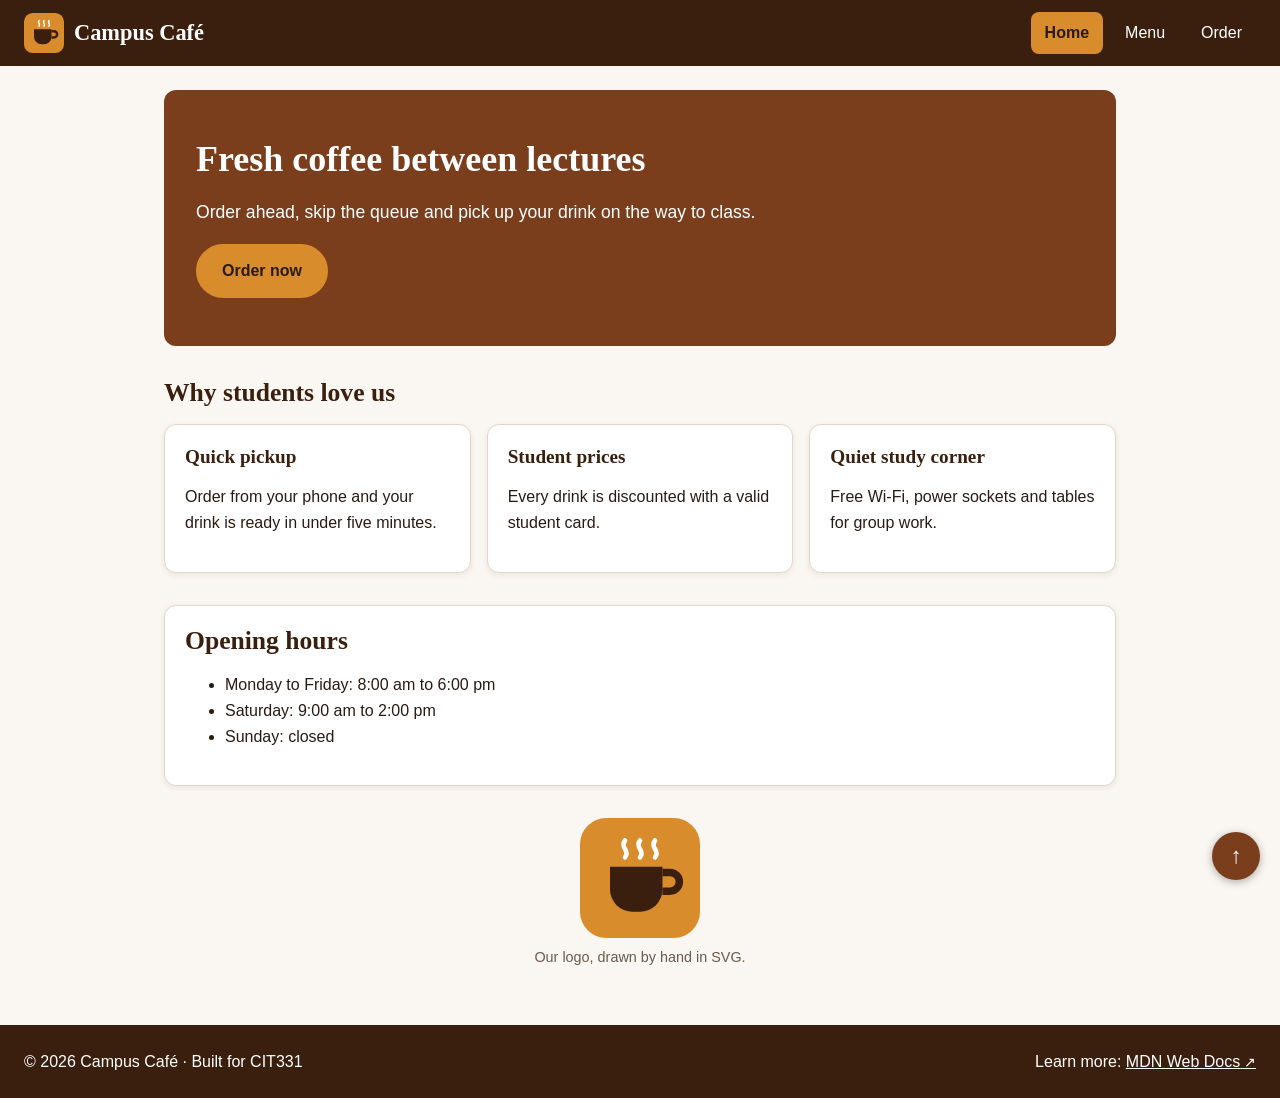
<file: index.html>
<!DOCTYPE html>
<html lang="en">
<head>
  <meta charset="UTF-8">
  <meta name="viewport" content="width=device-width, initial-scale=1.0">
  <meta name="description" content="Campus Café: fresh coffee, snacks and a quiet study space.">
  <title>Campus Café | Home</title>
  <link rel="stylesheet" href="css/styles.css">
</head>
<body id="top">
  <a class="skip-link" href="#main">Skip to main content</a>
 
  <header class="site-header">
    <a class="brand" href="index.html">
      <img src="images/logo.svg" alt="" width="40" height="40">
      <span>Campus Café</span>
    </a>
    <nav aria-label="Main">
      <ul class="nav-list">
        <li><a href="index.html" class="active" aria-current="page">Home</a></li>
        <li><a href="menu.html">Menu</a></li>
        <li><a href="order.html">Order</a></li>
      </ul>
    </nav>
  </header>
 
  <main id="main">
    <section class="hero">
      <h1>Fresh coffee between lectures</h1>
      <p>Order ahead, skip the queue and pick up your drink on the way to class.</p>
      <a class="btn" href="order.html">Order now</a>
    </section>
 
    <section class="highlights">
      <h2>Why students love us</h2>
      <div class="card-row">
        <article class="card">
          <h3>Quick pickup</h3>
          <p>Order from your phone and your drink is ready in under five minutes.</p>
        </article>
        <article class="card">
          <h3>Student prices</h3>
          <p>Every drink is discounted with a valid student card.</p>
        </article>
        <article class="card">
          <h3>Quiet study corner</h3>
          <p>Free Wi-Fi, power sockets and tables for group work.</p>
        </article>
      </div>
    </section>
 
    <aside class="card notice">
      <h2>Opening hours</h2>
      <ul>
        <li>Monday to Friday: <time datetime="08:00">8:00 am</time> to <time datetime="18:00">6:00 pm</time></li>
        <li>Saturday: <time datetime="09:00">9:00 am</time> to <time datetime="14:00">2:00 pm</time></li>
        <li>Sunday: closed</li>
      </ul>
    </aside>
 
    <figure class="logo-figure">
      <img src="images/logo.svg" alt="Campus Café logo: a coffee cup with steam" width="120" height="120">
      <figcaption>Our logo, drawn by hand in SVG.</figcaption>
    </figure>
  </main>
 
  <footer class="site-footer">
    <p>&copy; 2026 Campus Café &middot; Built for CIT331</p>
    <p>Learn more: <a href="https://developer.mozilla.org/" target="_blank" rel="noopener noreferrer">MDN Web Docs</a></p>
  </footer>
 
  <a class="back-to-top" href="#top" aria-label="Back to top">&uarr;</a>
</body>
</html>
</file>
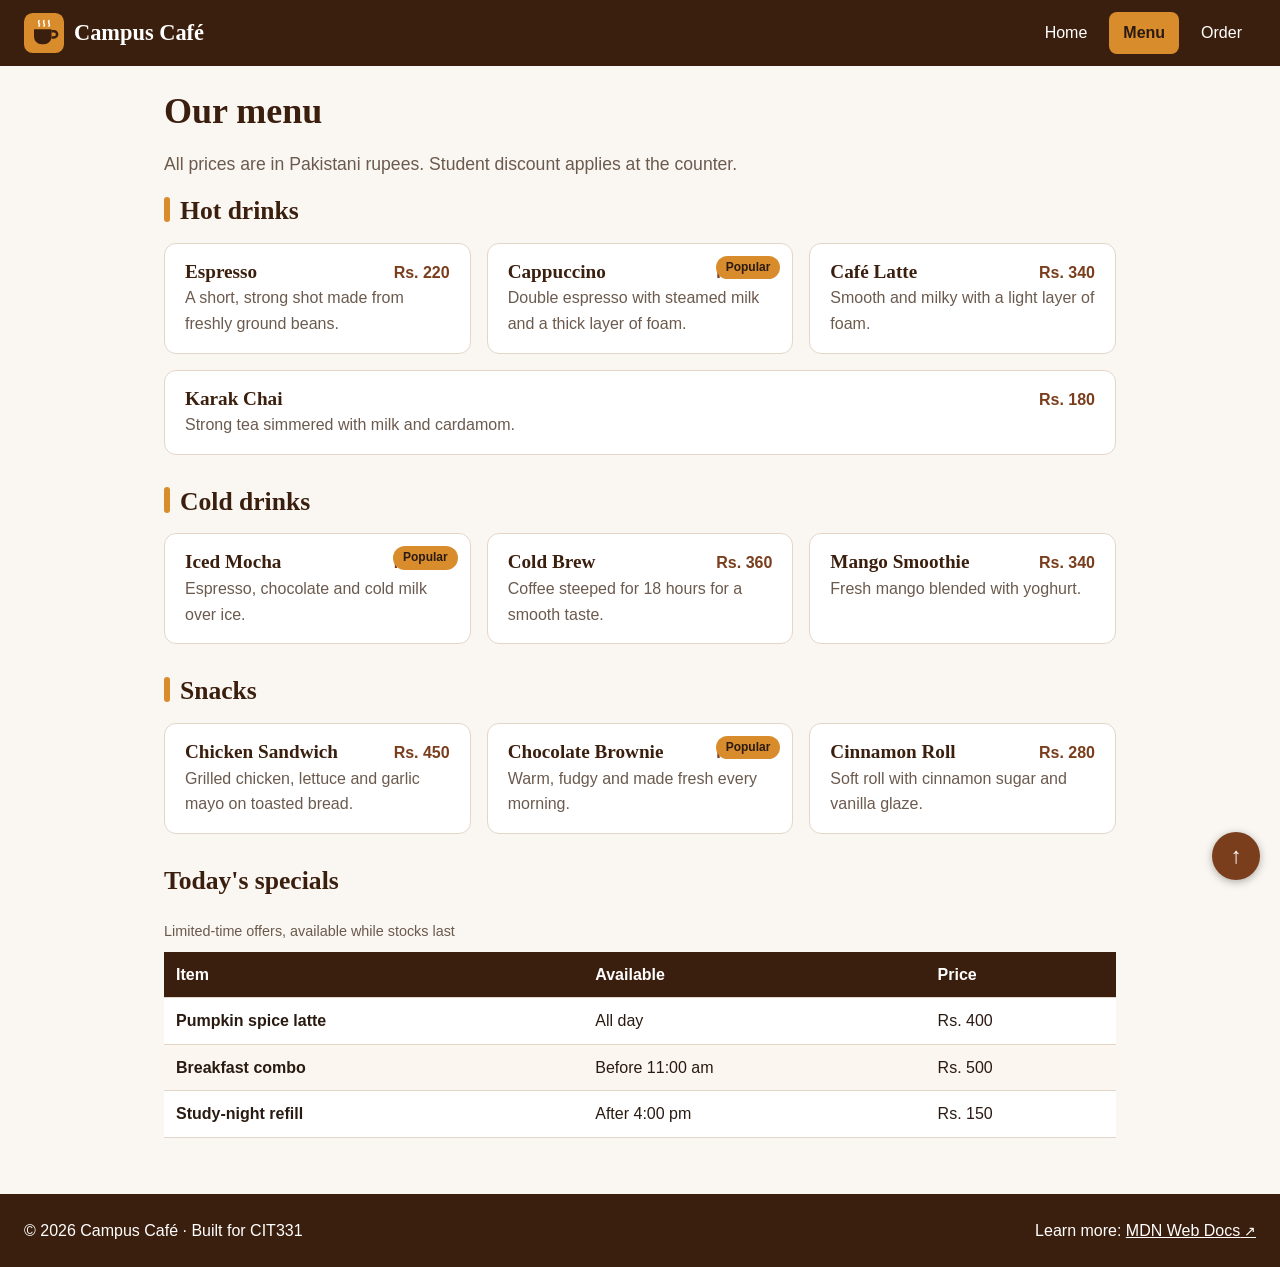
<file: menu.html>
<!DOCTYPE html>
<html lang="en">
<head>
  <meta charset="UTF-8">
  <meta name="viewport" content="width=device-width, initial-scale=1.0">
  <meta name="description" content="The Campus Café menu: hot drinks, cold drinks and snacks.">
  <title>Campus Café | Menu</title>
  <link rel="stylesheet" href="css/styles.css">
</head>
<body id="top">
  <a class="skip-link" href="#main">Skip to main content</a>

  <header class="site-header">
    <a class="brand" href="index.html">
      <img src="images/logo.svg" alt="" width="40" height="40">
      <span>Campus Café</span>
    </a>
    <nav aria-label="Main">
      <ul class="nav-list">
        <li><a href="index.html">Home</a></li>
        <li><a href="menu.html" class="active" aria-current="page">Menu</a></li>
        <li><a href="order.html">Order</a></li>
      </ul>
    </nav>
  </header>

  <main id="main">
    <h1>Our menu</h1>
    <p>All prices are in Pakistani rupees. Student discount applies at the counter.</p>

    <section class="menu-group">
      <h2>Hot drinks</h2>
      <div class="menu-list">
        <article class="menu-item">
          <div class="item-head">
            <h3>Espresso</h3>
            <span class="price">Rs. 220</span>
          </div>
          <p>A short, strong shot made from freshly ground beans.</p>
        </article>
        <article class="menu-item">
          <span class="badge">Popular</span>
          <div class="item-head">
            <h3>Cappuccino</h3>
            <span class="price">Rs. 320</span>
          </div>
          <p>Double espresso with steamed milk and a thick layer of foam.</p>
        </article>
        <article class="menu-item">
          <div class="item-head">
            <h3>Caf&eacute; Latte</h3>
            <span class="price">Rs. 340</span>
          </div>
          <p>Smooth and milky with a light layer of foam.</p>
        </article>
        <article class="menu-item">
          <div class="item-head">
            <h3>Karak Chai</h3>
            <span class="price">Rs. 180</span>
          </div>
          <p>Strong tea simmered with milk and cardamom.</p>
        </article>
      </div>
    </section>

    <section class="menu-group">
      <h2>Cold drinks</h2>
      <div class="menu-list">
        <article class="menu-item">
          <span class="badge">Popular</span>
          <div class="item-head">
            <h3>Iced Mocha</h3>
            <span class="price">Rs. 380</span>
          </div>
          <p>Espresso, chocolate and cold milk over ice.</p>
        </article>
        <article class="menu-item">
          <div class="item-head">
            <h3>Cold Brew</h3>
            <span class="price">Rs. 360</span>
          </div>
          <p>Coffee steeped for 18 hours for a smooth taste.</p>
        </article>
        <article class="menu-item">
          <div class="item-head">
            <h3>Mango Smoothie</h3>
            <span class="price">Rs. 340</span>
          </div>
          <p>Fresh mango blended with yoghurt.</p>
        </article>
      </div>
    </section>

    <section class="menu-group">
      <h2>Snacks</h2>
      <div class="menu-list">
        <article class="menu-item">
          <div class="item-head">
            <h3>Chicken Sandwich</h3>
            <span class="price">Rs. 450</span>
          </div>
          <p>Grilled chicken, lettuce and garlic mayo on toasted bread.</p>
        </article>
        <article class="menu-item">
          <span class="badge">Popular</span>
          <div class="item-head">
            <h3>Chocolate Brownie</h3>
            <span class="price">Rs. 250</span>
          </div>
          <p>Warm, fudgy and made fresh every morning.</p>
        </article>
        <article class="menu-item">
          <div class="item-head">
            <h3>Cinnamon Roll</h3>
            <span class="price">Rs. 280</span>
          </div>
          <p>Soft roll with cinnamon sugar and vanilla glaze.</p>
        </article>
      </div>
    </section>

    <section class="specials">
      <h2>Today's specials</h2>
      <div class="table-wrap">
        <table>
          <caption>Limited-time offers, available while stocks last</caption>
          <thead>
            <tr>
              <th scope="col">Item</th>
              <th scope="col">Available</th>
              <th scope="col">Price</th>
            </tr>
          </thead>
          <tbody>
            <tr><th scope="row">Pumpkin spice latte</th><td>All day</td><td>Rs. 400</td></tr>
            <tr><th scope="row">Breakfast combo</th><td>Before 11:00 am</td><td>Rs. 500</td></tr>
            <tr><th scope="row">Study-night refill</th><td>After 4:00 pm</td><td>Rs. 150</td></tr>
          </tbody>
        </table>
      </div>
    </section>
  </main>

  <footer class="site-footer">
    <p>&copy; 2026 Campus Caf&eacute; &middot; Built for CIT331</p>
    <p>Learn more: <a href="https://developer.mozilla.org/" target="_blank" rel="noopener noreferrer">MDN Web Docs</a></p>
  </footer>

  <a class="back-to-top" href="#top" aria-label="Back to top">&uarr;</a>
</body>
</html>
</file>
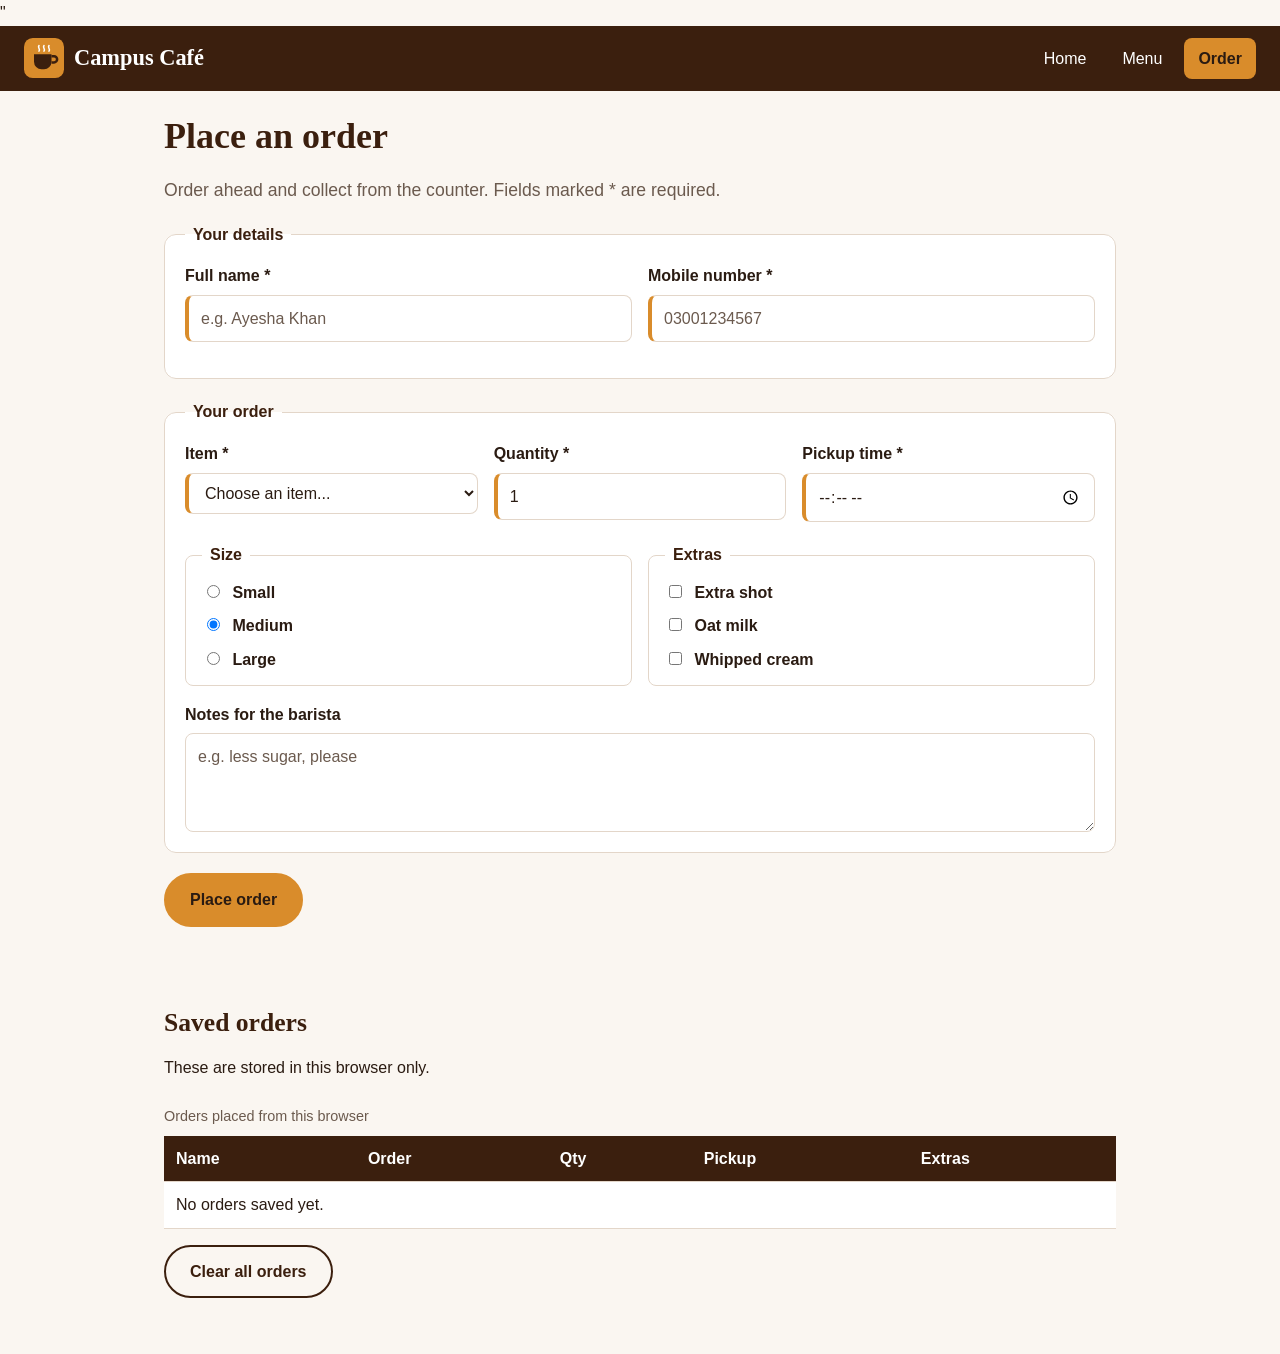
<file: order.html>
<!DOCTYPE html>
<html lang="en">
<head>
  <meta charset="UTF-8">
  <meta name="viewport" content="width=device-width, initial-scale=1.0">
  <meta name="description" content="Order ahead from Campus Café and collect at the counter.">
  <title>Campus Café | Order</title>
  <link rel="stylesheet" href="css/styles.css">
  <script src="js/order.js" defer></script>"
</head>
<body id="top">
  <a class="skip-link" href="#main">Skip to main content</a>
 
  <header class="site-header">
    <a class="brand" href="index.html">
      <img src="images/logo.svg" alt="" width="40" height="40">
      <span>Campus Café</span>
    </a>
    <nav aria-label="Main">
      <ul class="nav-list">
        <li><a href="index.html">Home</a></li>
        <li><a href="menu.html">Menu</a></li>
        <li><a href="order.html" class="active" aria-current="page">Order</a></li>
      </ul>
    </nav>
  </header>
 
  <main id="main">
    <h1>Place an order</h1>
    <p>Order ahead and collect from the counter. Fields marked * are required.</p>
 
    <form id="order-form" action="#" method="post">
      <fieldset>
        <legend>Your details</legend>
        <div class="form-row">
          <div class="field">
            <label for="name">Full name *</label>
            <input type="text" id="name" name="name" required minlength="3"
                   maxlength="50" placeholder="e.g. Ayesha Khan" autocomplete="name">
          </div>
          <div class="field">
            <label for="phone">Mobile number *</label>
            <input type="tel" id="phone" name="phone" required pattern="03[0-9]{9}"
                   title="11 digits starting with 03, for example 03001234567"
                   placeholder="03001234567" autocomplete="tel">
          </div>
        </div>
      </fieldset>
 
      <fieldset>
        <legend>Your order</legend>

        <div class="form-row">
          <div class="field">
            <label for="item">Item *</label>
            <select id="item" name="item" required>
              <option value="">Choose an item...</option>
              <option>Espresso</option>
              <option>Cappuccino</option>
              <option>Cafe Latte</option>
              <option>Karak Chai</option>
              <option>Iced Mocha</option>
              <option>Cold Brew</option>
              <option>Mango Smoothie</option>
              <option>Chicken Sandwich</option>
              <option>Chocolate Brownie</option>
              <option>Cinnamon Roll</option>
            </select>
          </div>
          <div class="field">
            <label for="qty">Quantity *</label>
            <input type="number" id="qty" name="qty" required min="1" max="10" value="1">
          </div>
          <div class="field">
            <label for="pickup">Pickup time *</label>
            <input type="time" id="pickup" name="pickup" required min="08:00" max="18:00">
          </div>
        </div>
 
        <div class="form-row">
          <fieldset class="choice">
            <legend>Size</legend>
            <label><input type="radio" name="size" value="Small"> Small</label>
            <label><input type="radio" name="size" value="Medium" checked> Medium</label>
            <label><input type="radio" name="size" value="Large"> Large</label>
          </fieldset>
          <fieldset class="choice">
            <legend>Extras</legend>
            <label><input type="checkbox" name="extras" value="Extra shot"> Extra shot</label>
            <label><input type="checkbox" name="extras" value="Oat milk"> Oat milk</label>
            <label><input type="checkbox" name="extras" value="Whipped cream"> Whipped cream</label>
          </fieldset>
        </div>
 
        <div class="field">
          <label for="notes">Notes for the barista</label>
          <textarea id="notes" name="notes" rows="3" maxlength="200"
                    placeholder="e.g. less sugar, please"></textarea>
        </div>
      </fieldset>

      <button type="submit" class="btn">Place order</button>
      <p id="message" role="status" aria-live="polite"></p>
    </form>
 
    <section class="saved-orders">
      <h2>Saved orders</h2>
      <p>These are stored in this browser only.</p>
      <div class="table-wrap">
        <table>
          <caption>Orders placed from this browser</caption>
          <thead>
            <tr>
              <th scope="col">Name</th>
              <th scope="col">Order</th>
              <th scope="col">Qty</th>
              <th scope="col">Pickup</th>
              <th scope="col">Extras</th>
            </tr>
          </thead>
          <tbody id="orders-body"></tbody>
        </table>
      </div>
      <button type="button" id="clear-orders" class="btn btn-secondary">Clear all orders</button>
    </section>
  </main>
</file>
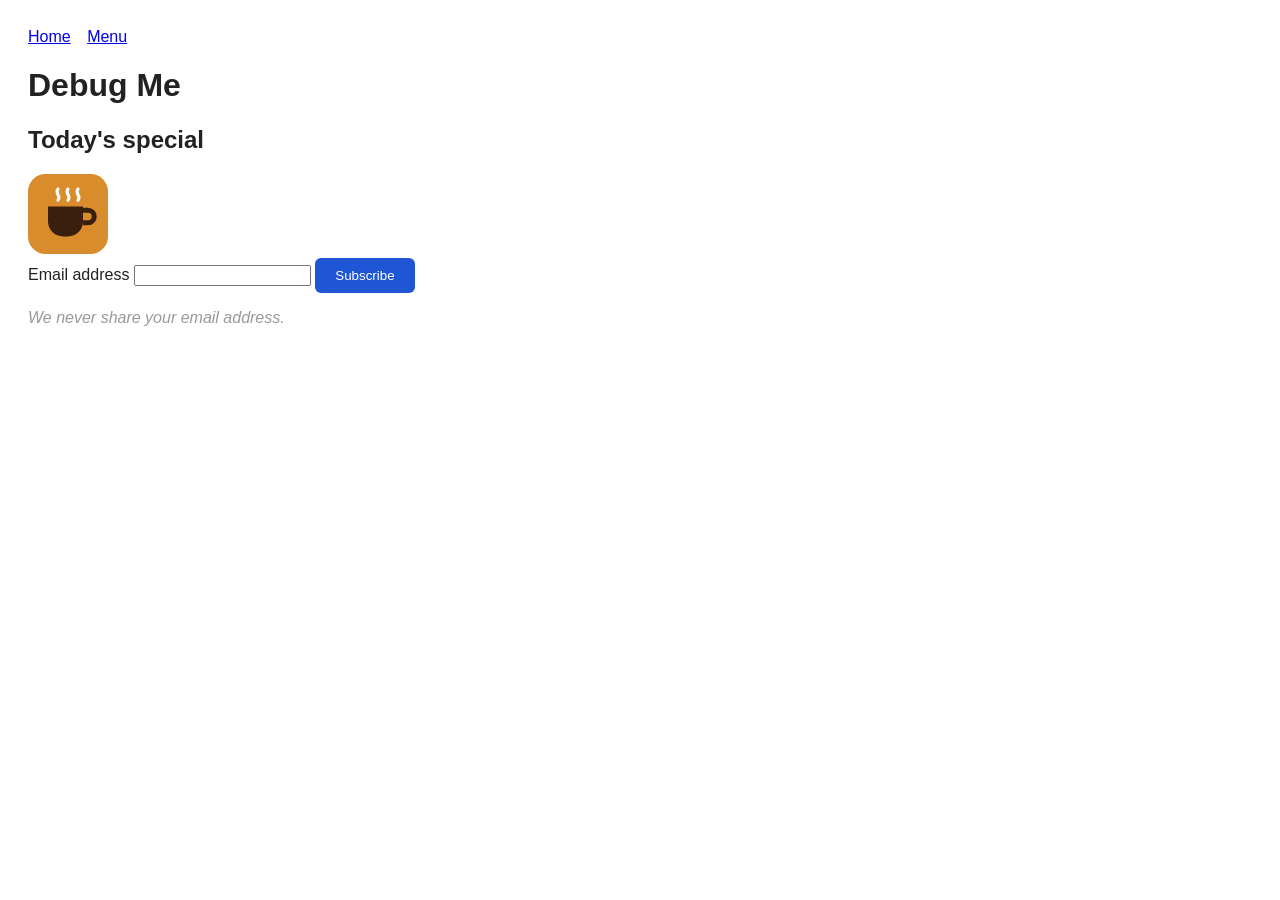
<file: debug/bugs.html>
<!DOCTYPE html>
<html lang="en">
<head>
  <meta charset="UTF-8">
  <meta name="viewport" content="width=device-width, initial-scale=1.0">
  <title>Debug Me</title>
  <link rel="stylesheet" href="bugs.css">
</head>
<body>
  <nav class="menu" aria-label="Main">
    <a href="../index.html">Home</a>
    <a href="../menu.html">Menu</a>
  </nav>
 
  <main>
    <h1>Debug Me</h1>
    <h2>Today's special</h2>
    <img src="../images/logo.svg" alt="Campus Café logo" width="80" height="80">
 
    <form>
      <label for="email">Email address</label>
      <input type="email" id="email" name="email" required>
      <button type="submit" class="btn">Subscribe</button>
    </form>
 
    <p class="note">We never share your email address.</p>
  </main>
</body>
</html>
</file>
<file: css/styles.css>
/* ===== Campus Café: styles.css ===== */
 
/* ---------- 1. Reset, tokens and base typography ---------- */
*, *::before, *::after {
  box-sizing: border-box;
}
 
:root {
  --brand: #7a3e1d;
  --brand-dark: #3b1f0e;
  --accent: #d98c2b;
  --bg: #faf6f1;
  --surface: #ffffff;
  --text: #2a1b12;
  --muted: #6b5a4e;
  --border: #e3d6c9;
  --space: 16px;
  --radius: 12px;
}
 
body {
  margin: 0;
  font-family: "Segoe UI", Arial, sans-serif;
  font-size: 1rem;
  line-height: 1.6;
  color: var(--text);
  background: var(--bg);
  min-height: 100vh;
  display: flex;
  flex-direction: column;
}

/* ---------- 2. Headings, links, focus ---------- */
h1, h2, h3 {
  font-family: Georgia, "Times New Roman", serif;
  color: var(--brand-dark);
  line-height: 1.2;
}
h1 { font-size: 2.25rem; margin: 0 0 var(--space); }
h2 { font-size: 1.6rem;  margin: 0 0 var(--space); }
h3 { font-size: 1.2rem;  margin: 0 0 8px; }
 
a { color: var(--brand); }
a:hover {
  color: var(--brand-dark);
  text-decoration-thickness: 3px;
}
 
a:focus-visible,
button:focus-visible,
input:focus-visible,
select:focus-visible,
textarea:focus-visible {
  outline: 3px solid var(--brand);
  outline-offset: 3px;
}

/* ---------- 3. Page shell ---------- */
#main {
  max-width: 1000px;
  margin: 0 auto;
  padding: 24px;
  width: 100%;
  flex: 1;
}
main > section,
main > aside,
main > figure {
  margin: 0 0 32px;
}
h1 + p {
  font-size: 1.1rem;
  color: var(--muted);
}
 
/* ---------- 4. Header and navigation (Tidied & Merged) ---------- */
.site-header {
  display: flex;
  flex-wrap: wrap;
  align-items: center;
  justify-content: space-between;
  gap: 12px;
  position: sticky;
  top: 0;
  z-index: 100;
  background: var(--brand-dark);
  color: #fff;
  padding: 12px 24px;
}
.brand {
  display: flex;
  align-items: center;
  gap: 10px;
  color: #fff;
  text-decoration: none;
  font-family: Georgia, "Times New Roman", serif;
  font-size: 1.4rem;
  font-weight: 700;
}
.nav-list {
  display: flex;
  gap: 8px;
  margin: 0;
  padding: 0;
  list-style: none;
}
.nav-list li { display: inline-block; }
.nav-list a {
  display: inline-block;
  color: #fff;
  text-decoration: none;
  padding: 8px 14px;
  border-radius: 8px;
}
.nav-list a:not(.active):hover {
  background: rgba(255, 255, 255, 0.18);
}
.nav-list a.active {
  background: var(--accent);
  color: var(--text);
  font-weight: 700;
}
 
/* ---------- 5. Footer ---------- */
.site-footer {
  display: flex;
  flex-wrap: wrap;
  align-items: center;
  justify-content: space-between;
  gap: 8px 24px;
  background: var(--brand-dark);
  color: #fff;
  padding: 20px 24px;
}
.site-footer p { margin: 4px 0; }
.site-footer a { color: #fff; }

/* ---------- 6. Hero, buttons, cards ---------- */
.hero {
  background: var(--brand);
  color: #fff;
  padding: 48px 32px;
  border-radius: var(--radius);
}
.hero h1,
.hero p {
  color: #fff;
}
.hero h1 { margin-bottom: 12px; }
 
.btn {
  display: inline-block;
  background: var(--accent);
  color: var(--text);
  font: inherit;
  font-weight: 700;
  padding: 12px 24px;
  border: 2px solid var(--accent);
  border-radius: 999px;
  text-decoration: none;
  cursor: pointer;
}
.btn:hover {
  background: var(--brand-dark);
  border-color: var(--brand-dark);
  color: #fff;
}
.btn-secondary {
  background: transparent;
  color: var(--brand-dark);
  border-color: var(--brand-dark);
}
.btn-secondary:hover {
  background: var(--brand-dark);
  color: #fff;
}
 
.card {
  background: var(--surface);
  border: 1px solid var(--border);
  border-radius: var(--radius);
  padding: 20px;
  box-shadow: 0 2px 6px rgba(59, 31, 14, 0.08);
}
.logo-figure { text-align: center; }
figcaption { color: var(--muted); font-size: 0.9rem; }

/* ---------- 7. Menu, tables ---------- */
.menu-group h2::before {
  content: "";
  display: inline-block;
  width: 6px;
  height: 1em;
  margin-right: 10px;
  background: var(--accent);
  border-radius: 3px;
  vertical-align: -0.12em;
}
.menu-item {
  background: var(--surface);
  border: 1px solid var(--border);
  border-radius: var(--radius);
  padding: 16px 20px;
  margin-bottom: 0;
  flex: 1 1 300px;
  position: relative;
}
.menu-item p { margin: 0; color: var(--muted); }
.item-head {
  display: flex;
  justify-content: space-between;
  align-items: baseline;
  gap: 12px;
}
.item-head h3 { margin: 0; }
.price { font-weight: 700; color: var(--brand); }
 
table {
  width: 100%;
  border-collapse: collapse;
  background: var(--surface);
}
caption {
  text-align: left;
  padding: 8px 0;
  color: var(--muted);
  font-size: 0.9rem;
}
th, td {
  text-align: left;
  padding: 10px 12px;
  border-bottom: 1px solid var(--border);
}
thead th {
  background: var(--brand-dark);
  color: #fff;
}
tbody th { font-weight: 600; }
tbody tr:nth-child(even) { background: #fbf6f0; }
 
/* ---------- 8. Attribute selectors and pseudo-elements ---------- */
a[href^="http"]::after {
  content: " \2197";
  font-size: 0.85em;
}

/* ---------- 9. Forms ---------- */
form > fieldset {
  background: var(--surface);
  border: 1px solid var(--border);
  border-radius: var(--radius);
  padding: 16px 20px;
  margin: 0 0 20px;
}
legend {
  font-weight: 700;
  padding: 0 8px;
  color: var(--brand-dark);
}
label { font-weight: 600; }
 
input, select, textarea {
  font: inherit;
  width: 100%;
  padding: 10px 12px;
  border: 1px solid var(--border);
  border-radius: 8px;
  background: #fff;
  color: var(--text);
}

input[type="radio"],
input[type="checkbox"] {
  width: auto;
  margin-right: 8px;
}
input[required],
select[required] {
  border-left: 4px solid var(--accent);
}
input[placeholder]:not(:placeholder-shown):invalid {
  border-color: #b3261e;
}
::placeholder {
  color: var(--muted);
  opacity: 1;
}
#message {
  min-height: 1.6em;
  font-weight: 600;
  color: #0a6b50;
}

/* ---------- 10. Positioning: Badges, Buttons, Skip link ---------- */
.badge {
  position: absolute;
  top: 12px;
  right: 12px;
  background: var(--accent);
  color: var(--text);
  font-size: 0.75rem;
  font-weight: 700;
  padding: 2px 10px;
  border-radius: 999px;
}
 
.back-to-top {
  position: fixed;
  right: 20px;
  bottom: 20px;
  width: 48px;
  height: 48px;
  display: flex;
  align-items: center;
  justify-content: center;
  background: var(--brand);
  color: #fff;
  font-size: 1.4rem;
  text-decoration: none;
  border-radius: 50%;
  box-shadow: 0 2px 8px rgba(0, 0, 0, 0.3);
}
.back-to-top:hover { background: var(--brand-dark); color: #fff; }
 
.skip-link {
  position: absolute;
  left: -9999px;
  top: 0;
}
.skip-link:focus {
  left: 8px;
  top: 8px;
  z-index: 200;
  background: #fff;
  color: var(--brand-dark);
  padding: 8px 14px;
  border-radius: 8px;
}

/* ---------- 11. Flexbox Layouts ---------- */
.card-row {
  display: flex;
  flex-wrap: wrap;
  gap: 16px;
}
.card-row > .card {
  flex: 1 1 260px;
}
 
.menu-list {
  display: flex;
  flex-wrap: wrap;
  gap: 16px;
}

.form-row {
  display: flex;
  flex-wrap: wrap;
  gap: 16px;
  margin-bottom: 16px;
}
.form-row > .field,
.form-row > .choice {
  flex: 1 1 220px;
}
.field {
  display: flex;
  flex-direction: column;
  gap: 6px;
  margin-bottom: 4px;
}
 
fieldset.choice {
  display: flex;
  flex-direction: column;
  gap: 8px;
  margin: 0;
  border: 1px solid var(--border);
  border-radius: 8px;
  padding: 12px 16px;
}
 
.saved-orders { margin-top: 40px; }
.table-wrap { overflow-x: auto; margin-bottom: 16px; }

/* ---------- 12. Responsive Media Queries ---------- */
img {
  max-width: 100%;
  height: auto;
}
 
@media (max-width: 768px) {
  h1 { font-size: 1.9rem; }
  #main { padding: 16px; }
  .hero { padding: 32px 20px; }
  .site-header { flex-direction: column; align-items: flex-start; }
}
 
@media (max-width: 480px) {
  .nav-list { flex-wrap: wrap; }
  .btn { display: block; width: 100%; text-align: center; }
  .site-footer { flex-direction: column; align-items: flex-start; }
}
</file>
<file: debug/bugs.css>
body {
  font-family: Arial, sans-serif;
  background: #ffffff;
  color: #222222;
  padding: 20px;
}
 
.menu a {
  margin-right: 12px;
}
 
.btn {
  background: #1e56d6;
  color: #ffffff;
  padding: 10px 20px;
  border: none;
  border-radius: 6px;
}
 
.btn:hover {
  background: #0b1f3a;
  cursor: pointer;
}
 
.note {
  font-style: italic;
  color: #999999;
}
</file>
